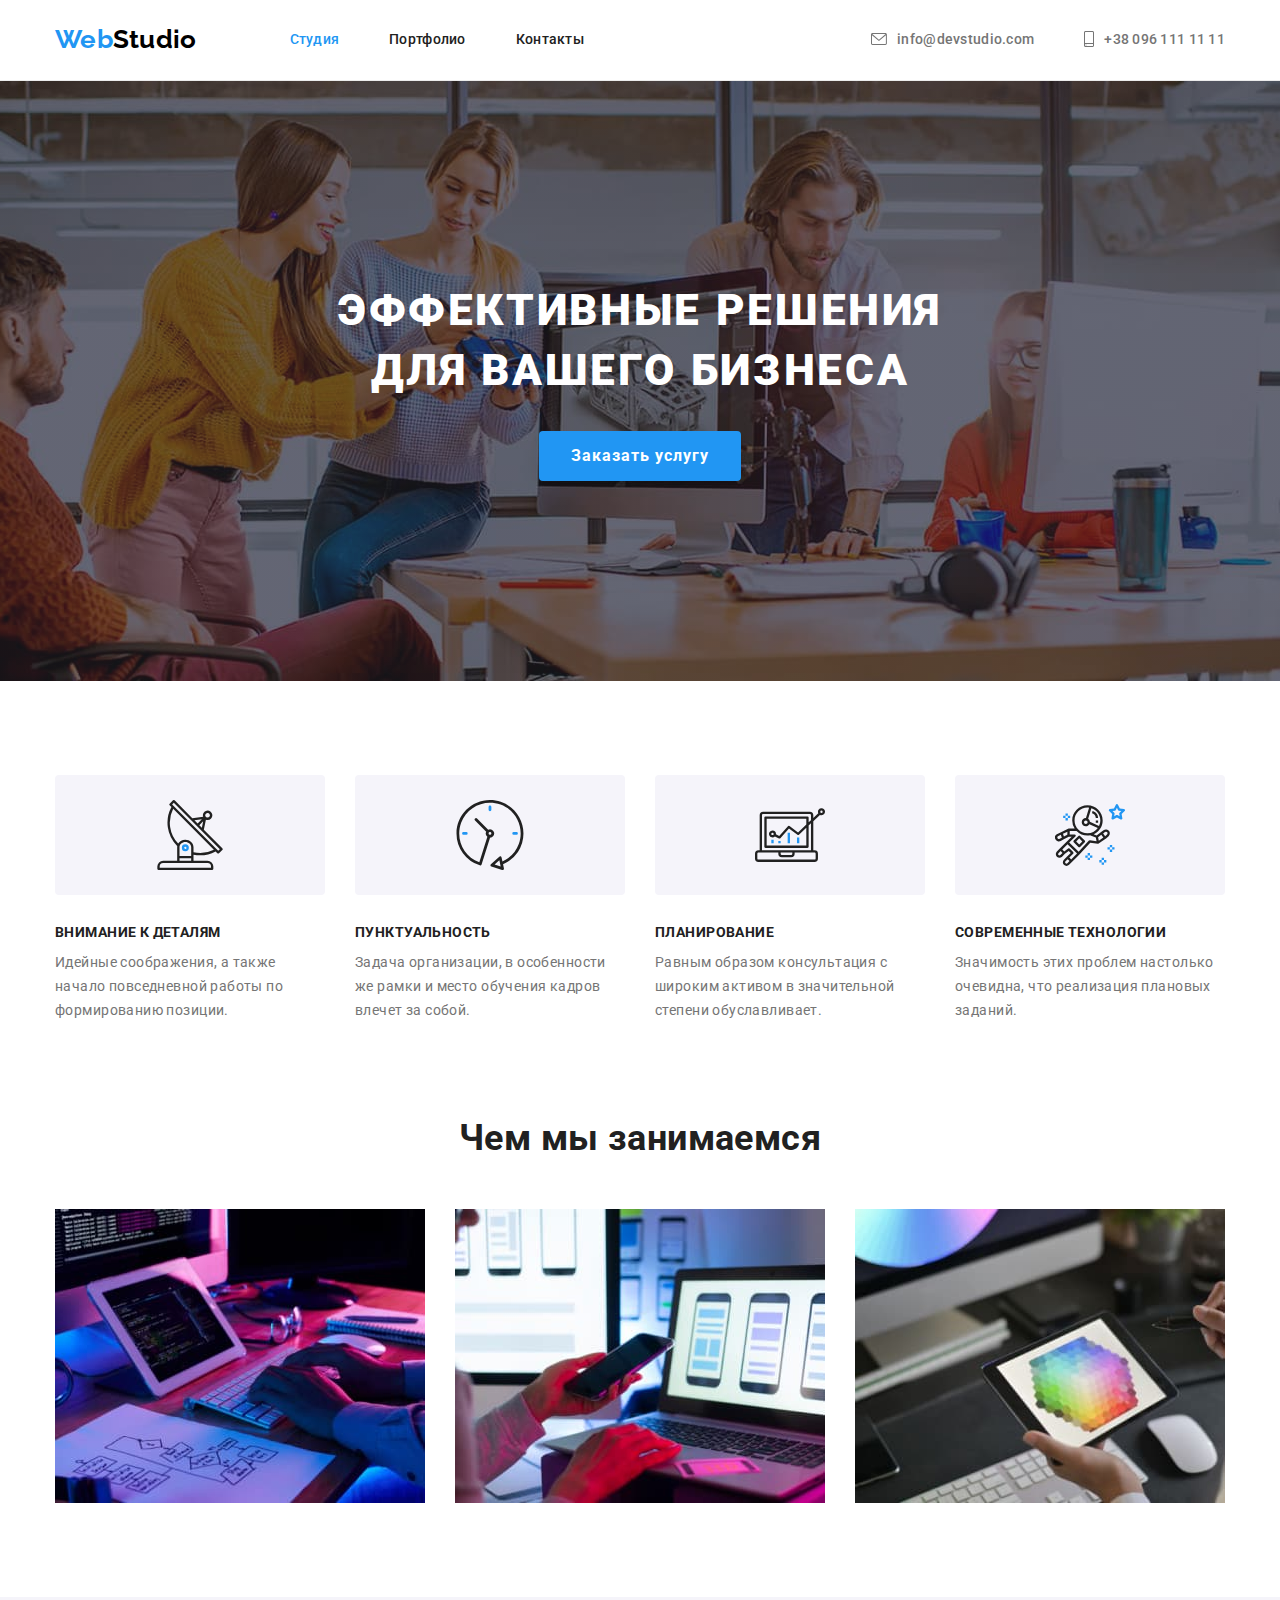
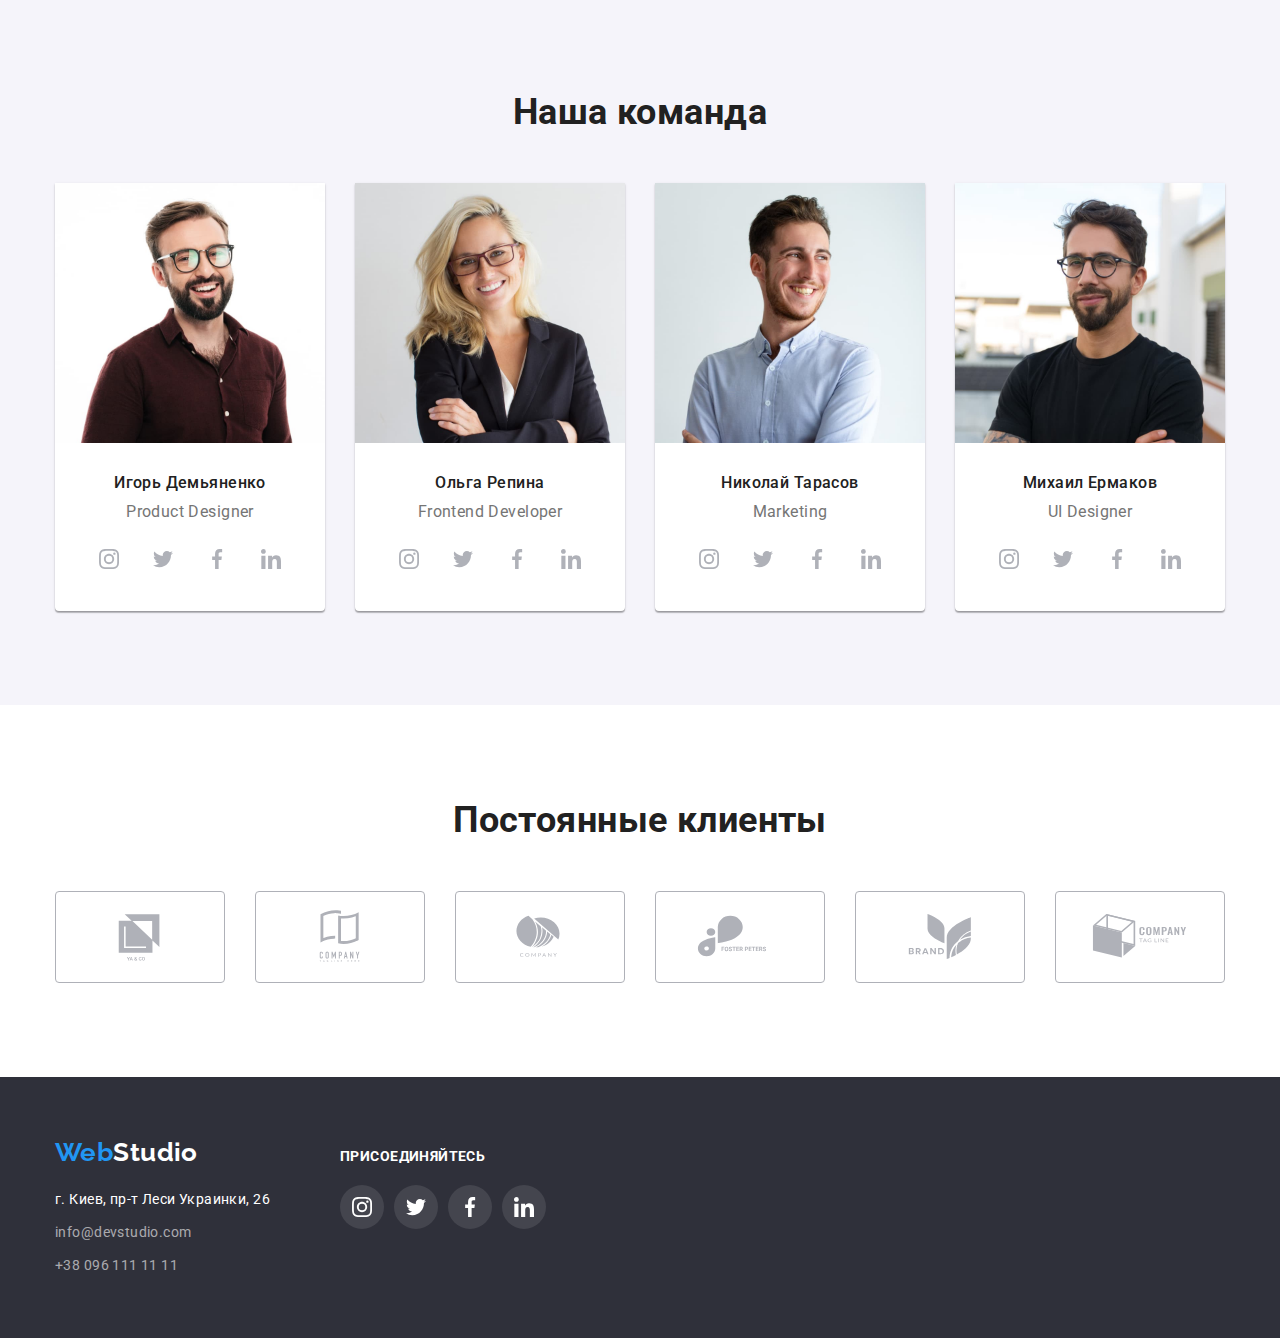
<file: index.html>
<!DOCTYPE html>
<html lang="ru">
  <head>
    <meta charset="UTF-8" />
    <meta http-equiv="X-UA-Compatible" content="IE=edge" />
    <meta name="viewport" content="width=device-width, initial-scale=1.0" />
    <title lang="en">WebStudio</title>
    <link rel="preconnect" href="https://fonts.googleapis.com" />
    <link rel="preconnect" href="https://fonts.gstatic.com" crossorigin />
    <link
      href="https://fonts.googleapis.com/css2?family=Raleway:wght@700&family=Roboto:wght@400;500;700;900&display=swap"
      rel="stylesheet"
    />
    <link
      rel="stylesheet"
      href="https://cdnjs.cloudflare.com/ajax/libs/modern-normalize/1.1.0/modern-normalize.min.css"
    />
    <link rel="stylesheet" href="./css/styles.css" />
  </head>

  <body>
    <header class="header">
      <div class="header-container container">
        <nav class="header-nav">
          <a class="header-logo link" href="./index.html" lang="en">
            <span class="accent">Web</span>Studio
          </a>
          <ul class="header-nav-list list">
            <li class="header-nav-item">
              <a class="link current" href="./index.html">Студия</a>
            </li>
            <li class="header-nav-item">
              <a class="link" href="./portfolio.html">Портфолио</a>
            </li>
            <li class="header-nav-item">
              <a class="link" href="">Контакты</a>
            </li>
          </ul>
        </nav>
        <ul class="contact list">
          <li class="contact-item">
            <a class="contact-link link" href="mailto:info@devstudio.com" aria-label="Email">
              <svg class="contact-icon" width="16" height="12">
                <use href="./images/icons.svg#icon-envelope"></use>
              </svg>
              info@devstudio.com</a
            >
          </li>
          <li class="contact-item">
            <a class="contact-link link" href="tel:+380961111111" aria-label="Phone">
              <svg class="contact-icon" width="10" height="16">
                <use href="./images/icons.svg#icon-smartphone"></use>
              </svg>
              +38 096 111 11 11</a
            >
          </li>
        </ul>
      </div>
    </header>
    <main>
      <!--Hero-->
      <section class="hero section">
        <div class="container">
          <h1 class="hero-title">Эффективные решения для вашего бизнеса</h1>
          <button class="hero-button" type="button">Заказать услугу</button>
        </div>
      </section>
      <!--features-->
      <section class="features section">
        <div class="container">
          <h2 class="visually-hidden">Особенности</h2>
          <ul class="features-list list card-set">
            <li class="features-list-item card-set-item">
              <div class="features-list-container">
                <svg class="features-icon" width="70" height="70">
                  <use href="./images/icons.svg#icon-antenna"></use>
                </svg>
              </div>
              <h3 class="features-list-title">Внимание к деталям</h3>
              <p class="features-list-text">
                Идейные соображения, а также начало повседневной работы по формированию позиции.
              </p>
            </li>
            <li class="features-list-item card-set-item">
              <div class="features-list-container">
                <svg class="features-icon" width="70" height="70">
                  <use href="./images/icons.svg#icon-clock"></use>
                </svg>
              </div>
              <h3 class="features-list-title">Пунктуальность</h3>
              <p class="features-list-text">
                Задача организации, в особенности же рамки и место обучения кадров влечет за собой.
              </p>
            </li>
            <li class="features-list-item card-set-item">
              <div class="features-list-container">
                <svg class="features-icon" width="70" height="70">
                  <use href="./images/icons.svg#icon-diagram"></use>
                </svg>
              </div>
              <h3 class="features-list-title">Планирование</h3>
              <p class="features-list-text">
                Равным образом консультация с широким активом в значительной степени обуславливает.
              </p>
            </li>
            <li class="features-list-item card-set-item">
              <div class="features-list-container">
                <svg class="features-icon" width="70" height="70">
                  <use href="./images/icons.svg#icon-astronaut"></use>
                </svg>
              </div>
              <h3 class="features-list-title">Современные технологии</h3>
              <p class="features-list-text">
                Значимость этих проблем настолько очевидна, что реализация плановых заданий.
              </p>
            </li>
          </ul>
        </div>
      </section>
      <!--Чем мы занимаемся works -->
      <section class="works section">
        <div class="container">
          <h2 class="works-title">Чем мы занимаемся</h2>
          <ul class="works-list list">
            <li class="works-list-item">
              <img src="./images/img1.jpg" alt="Desctop App" width="370" height="294" />
            </li>
            <li class="works-list-item">
              <img src="./images/img2.jpg" alt="Mobile App" width="370" height="294" />
            </li>
            <li class="works-list-item">
              <img src="./images/img3.jpg" alt="Design" width="370" height="294" />
            </li>
          </ul>
        </div>
      </section>
      <!--Team-->
      <section class="team section">
        <div class="container">
          <h2 class="team-title">Наша команда</h2>
          <ul class="team-list card-set list">
            <li class="team-list-item card-set-item">
              <img
                class="team-list-img"
                src="./images/img4.jpg"
                alt="Игорь Демьяненко"
                width="270"
                height="260"
              />
              <div class="team-list-block">
                <h3 class="team-list-title">Игорь Демьяненко</h3>
                <p class="team-list-text" lang="en">Product Designer</p>
                <ul class="social-list list">
                  <li class="social-item">
                    <a href="" class="social-link link" aria-label="Instagram">
                      <svg class="social-icon" width="20" height="20">
                        <use href="./images/icons.svg#icon-instagram"></use>
                      </svg>
                    </a>
                  </li>
                  <li class="social-item">
                    <a href="" class="social-link link" aria-label="Twitter">
                      <svg class="social-icon" width="20" height="20">
                        <use href="./images/icons.svg#icon-twitter"></use>
                      </svg>
                    </a>
                  </li>
                  <li class="social-item">
                    <a href="" class="social-link link" aria-label="Facebook">
                      <svg class="social-icon" width="20" height="20">
                        <use href="./images/icons.svg#icon-facebook"></use>
                      </svg>
                    </a>
                  </li>
                  <li class="social-item">
                    <a href="" class="social-link link" aria-label="LinkedIn">
                      <svg class="social-icon" width="20" height="20">
                        <use href="./images/icons.svg#icon-linkedin"></use>
                      </svg>
                    </a>
                  </li>
                </ul>
              </div>
            </li>
            <li class="team-list-item card-set-item">
              <img
                class="team-list-img"
                src="./images/img5.jpg"
                alt="Ольга Репина"
                width="270"
                height="260"
              />
              <div class="team-list-block">
                <h3 class="team-list-title">Ольга Репина</h3>
                <p class="team-list-text" lang="en">Frontend Developer</p>
                <ul class="social-list list">
                  <li class="social-item">
                    <a href="" class="social-link link" aria-label="Instagram">
                      <svg class="social-icon" width="20" height="20">
                        <use href="./images/icons.svg#icon-instagram"></use>
                      </svg>
                    </a>
                  </li>
                  <li class="social-item">
                    <a href="" class="social-link link" aria-label="Twitter">
                      <svg class="social-icon" width="20" height="20">
                        <use href="./images/icons.svg#icon-twitter"></use>
                      </svg>
                    </a>
                  </li>
                  <li class="social-item">
                    <a href="" class="social-link link" aria-label="Facebook">
                      <svg class="social-icon" width="20" height="20">
                        <use href="./images/icons.svg#icon-facebook"></use>
                      </svg>
                    </a>
                  </li>
                  <li class="social-item">
                    <a href="" class="social-link link" aria-label="LinkedIn">
                      <svg class="social-icon" width="20" height="20">
                        <use href="./images/icons.svg#icon-linkedin"></use>
                      </svg>
                    </a>
                  </li>
                </ul>
              </div>
            </li>
            <li class="team-list-item card-set-item">
              <img
                class="team-list-img"
                src="./images/img6.jpg"
                alt="Николай Тарасов"
                width="270"
                height="260"
              />
              <div class="team-list-block">
                <h3 class="team-list-title">Николай Тарасов</h3>
                <p class="team-list-text" lang="en">Marketing</p>
                <ul class="social-list list">
                  <li class="social-item">
                    <a href="" class="social-link link" aria-label="Instagram">
                      <svg class="social-icon" width="20" height="20">
                        <use href="./images/icons.svg#icon-instagram"></use>
                      </svg>
                    </a>
                  </li>
                  <li class="social-item">
                    <a href="" class="social-link link" aria-label="Twitter">
                      <svg class="social-icon" width="20" height="20">
                        <use href="./images/icons.svg#icon-twitter"></use>
                      </svg>
                    </a>
                  </li>
                  <li class="social-item">
                    <a href="" class="social-link link" aria-label="Facebook">
                      <svg class="social-icon" width="20" height="20">
                        <use href="./images/icons.svg#icon-facebook"></use>
                      </svg>
                    </a>
                  </li>
                  <li class="social-item">
                    <a href="" class="social-link link" aria-label="LinkedIn">
                      <svg class="social-icon" width="20" height="20">
                        <use href="./images/icons.svg#icon-linkedin"></use>
                      </svg>
                    </a>
                  </li>
                </ul>
              </div>
            </li>
            <li class="team-list-item card-set-item">
              <img
                class="team-list-img"
                src="./images/img7.jpg"
                alt="Михаил Ермаков"
                width="270"
                height="260"
              />
              <div class="team-list-block">
                <h3 class="team-list-title">Михаил Ермаков</h3>
                <p class="team-list-text" lang="en">UI Designer</p>
                <ul class="social-list list">
                  <li class="social-item">
                    <a href="" class="social-link link" aria-label="Instagram">
                      <svg class="social-icon" width="20" height="20">
                        <use href="./images/icons.svg#icon-instagram"></use>
                      </svg>
                    </a>
                  </li>
                  <li class="social-item">
                    <a href="" class="social-link link" aria-label="Twitter">
                      <svg class="social-icon" width="20" height="20">
                        <use href="./images/icons.svg#icon-twitter"></use>
                      </svg>
                    </a>
                  </li>
                  <li class="social-item">
                    <a href="" class="social-link link" aria-label="Facebook">
                      <svg class="social-icon" width="20" height="20">
                        <use href="./images/icons.svg#icon-facebook"></use>
                      </svg>
                    </a>
                  </li>
                  <li class="social-item">
                    <a href="" class="social-link link" aria-label="LinkedIn">
                      <svg class="social-icon" width="20" height="20">
                        <use href="./images/icons.svg#icon-linkedin"></use>
                      </svg>
                    </a>
                  </li>
                </ul>
              </div>
            </li>
          </ul>
        </div>
      </section>
      <!-- Clients -->
      <section class="clients section">
        <div class="container">
          <h2 class="clients-title">Постоянные клиенты</h2>
          <ul class="clients-list card-set list">
            <li class="clients-item card-set-item">
              <a href="" class="clients-link link" aria-label="Client1">
                <svg class="clients-icon" width="106" height="60">
                  <use href="./images/icons.svg#icon-logo1"></use>
                </svg>
              </a>
            </li>
            <li class="clients-item card-set-item">
              <a href="" class="clients-link link" aria-label="Client2">
                <svg class="clients-icon" width="106" height="60">
                  <use href="./images/icons.svg#icon-logo2"></use>
                </svg>
              </a>
            </li>
            <li class="clients-item card-set-item">
              <a href="" class="clients-link link" aria-label="Client3">
                <svg class="clients-icon" width="106" height="60">
                  <use href="./images/icons.svg#icon-logo3"></use>
                </svg>
              </a>
            </li>
            <li class="clients-item card-set-item">
              <a href="" class="clients-link link" aria-label="Client4">
                <svg class="clients-icon" width="106" height="60">
                  <use href="./images/icons.svg#icon-logo4"></use>
                </svg>
              </a>
            </li>
            <li class="clients-item card-set-item">
              <a href="" class="clients-link link" aria-label="Client5">
                <svg class="clients-icon" width="106" height="60">
                  <use href="./images/icons.svg#icon-logo5"></use>
                </svg>
              </a>
            </li>
            <li class="clients-item card-set-item">
              <a href="" class="clients-link link" aria-label="Client6">
                <svg class="clients-icon" width="106" height="60">
                  <use href="./images/icons.svg#icon-logo6"></use>
                </svg>
              </a>
            </li>
          </ul>
        </div>
      </section>
    </main>
    <footer class="footer-section">
      <div class="footer container">
        <div class="footer-contact-container">
          <a class="footer-logo link" href="./index.html" lang="en"
            ><span class="accent">Web</span>Studio</a
          >
          <address class="footer-contact">
            <ul class="footer-contact-list list">
              <li class="footer-contact-item">
                <a
                  class="adress link"
                  href="https://goo.gl/maps/uBSWTAJxnbtAAQ7v7"
                  target="_blank"
                  rel="noreferrer noopener nofollow"
                  >г. Киев, пр-т Леси Украинки, 26</a
                >
              </li>
              <li class="footer-contact-item">
                <a class="footer-contact-link link" href="mailto:info@devstudio.com"
                  >info@devstudio.com</a
                >
              </li>
              <li class="footer-contact-item">
                <a class="footer-contact-link link" href="tel:+380961111111">+38 096 111 11 11</a>
              </li>
            </ul>
          </address>
        </div>
        <div class="footer-social-container">
          <p class="footer-social-title">присоединяйтесь</p>
          <ul class="footer-social-list list">
            <li class="footer-social-item">
              <a href="" class="footer-social-link link" aria-label="Instagram">
                <svg class="footer-social-icon" width="20" height="20">
                  <use href="./images/icons.svg#icon-instagram"></use>
                </svg>
              </a>
            </li>
            <li class="footer-social-item">
              <a href="" class="footer-social-link link" aria-label="Twitter">
                <svg class="footer-social-icon" width="20" height="20">
                  <use href="./images/icons.svg#icon-twitter"></use>
                </svg>
              </a>
            </li>
            <li class="footer-social-item">
              <a href="" class="footer-social-link link" aria-label="Facebook">
                <svg class="footer-social-icon" width="20" height="20">
                  <use href="./images/icons.svg#icon-facebook"></use>
                </svg>
              </a>
            </li>
            <li class="footer-social-item">
              <a href="" class="footer-social-link link" aria-label="LinkedIn">
                <svg class="footer-social-icon" width="20" height="20">
                  <use href="./images/icons.svg#icon-linkedin"></use>
                </svg>
              </a>
            </li>
          </ul>
        </div>
      </div>
    </footer>
  </body>
</html>
</file>
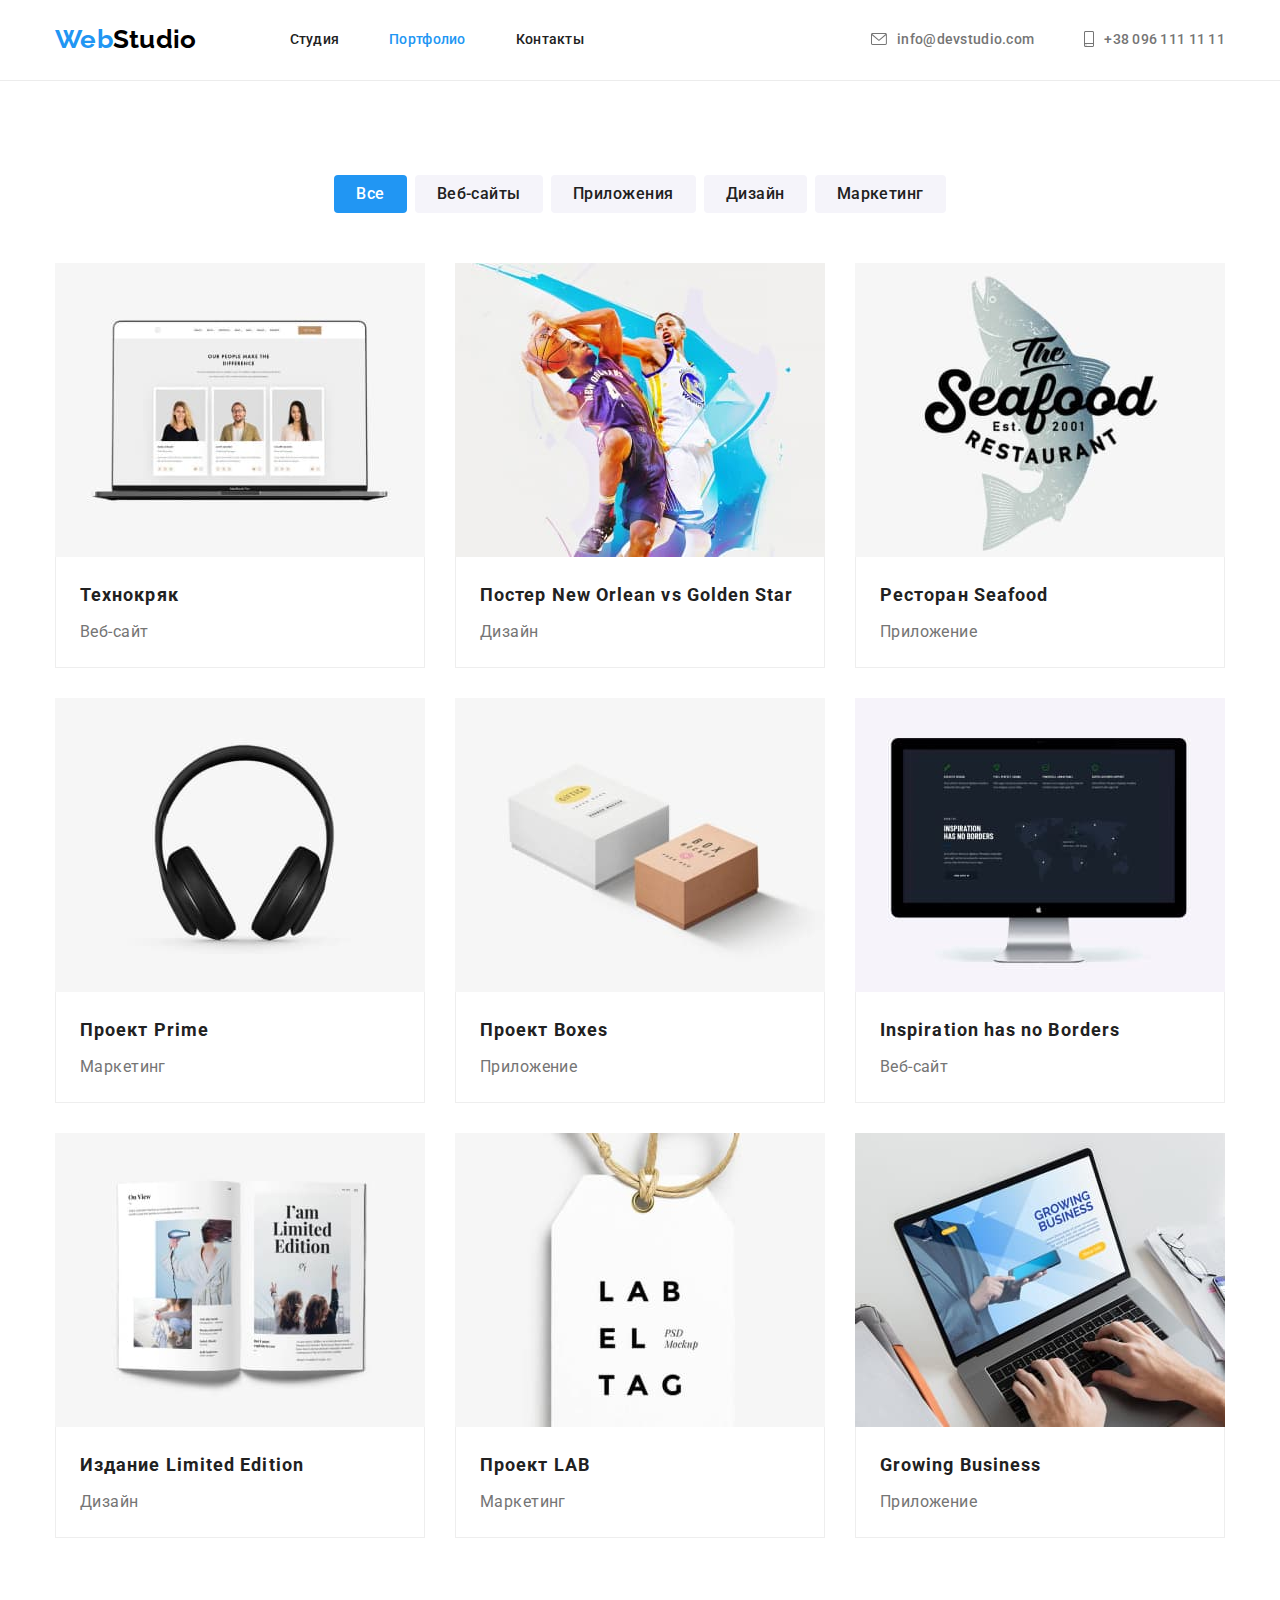
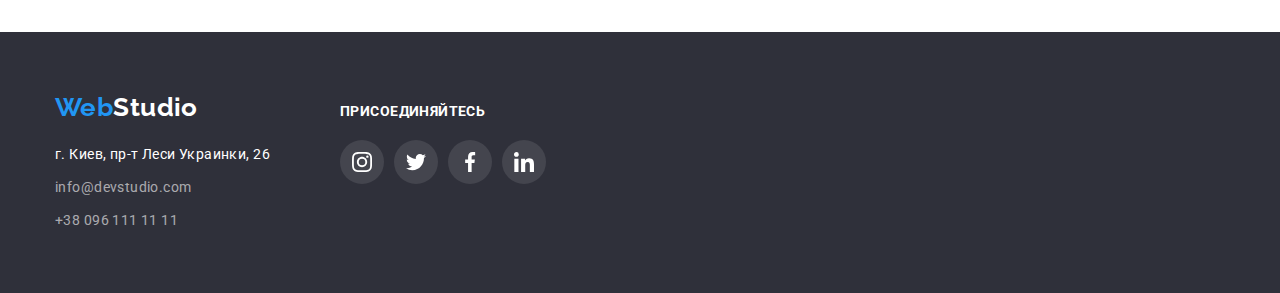
<file: portfolio.html>
<!DOCTYPE html>
<html lang="ru">
  <head>
    <meta charset="UTF-8" />
    <meta http-equiv="X-UA-Compatible" content="IE=edge" />
    <meta name="viewport" content="width=device-width, initial-scale=1.0" />
    <title>Портфоліо</title>
    <link rel="preconnect" href="https://fonts.googleapis.com" />
    <link rel="preconnect" href="https://fonts.gstatic.com" crossorigin />
    <link
      href="https://fonts.googleapis.com/css2?family=Raleway:wght@700&family=Roboto:wght@400;500;700;900&display=swap"
      rel="stylesheet"
    />
    <link
      rel="stylesheet"
      href="https://cdnjs.cloudflare.com/ajax/libs/modern-normalize/1.1.0/modern-normalize.min.css"
    />
    <link rel="stylesheet" href="./css/styles.css" />
  </head>
  <body>
    <header class="header">
      <div class="header-container container">
        <nav class="header-nav">
          <a class="header-logo link" href="./index.html" lang="en">
            <span class="accent">Web</span>Studio
          </a>
          <ul class="header-nav-list list">
            <li class="header-nav-item">
              <a class="link" href="./index.html">Студия</a>
            </li>
            <li class="header-nav-item">
              <a class="link current" href="./portfolio.html">Портфолио</a>
            </li>
            <li class="header-nav-item">
              <a class="link" href="">Контакты</a>
            </li>
          </ul>
        </nav>
        <ul class="contact list">
          <li class="contact-item">
            <a class="contact-link link" href="mailto:info@devstudio.com">
              <svg class="contact-icon" width="16" height="12">
                <use href="./images/icons.svg#icon-envelope"></use>
              </svg>
              info@devstudio.com</a
            >
          </li>
          <li class="contact-item">
            <a class="contact-link link" href="tel:+380961111111">
              <svg class="contact-icon" width="10" height="16">
                <use href="./images/icons.svg#icon-smartphone"></use>
              </svg>
              +38 096 111 11 11</a
            >
          </li>
        </ul>
      </div>
    </header>
    <main>
      <!-- Portfolio -->
      <section class="portfolio section">
        <div class="container">
          <h1 class="visually-hidden">Portfolio</h1>
          <ul class="portfolio-filter list">
            <li class="portfolio-filter-item">
              <button class="portfolio-filter-btn current" type="button">Все</button>
            </li>
            <li class="portfolio-filter-item">
              <button class="portfolio-filter-btn" type="button">Веб-сайты</button>
            </li>
            <li class="portfolio-filter-item">
              <button class="portfolio-filter-btn" type="button">Приложения</button>
            </li>
            <li class="portfolio-filter-item">
              <button class="portfolio-filter-btn" type="button">Дизайн</button>
            </li>
            <li class="portfolio-filter-item">
              <button class="portfolio-filter-btn" type="button">Маркетинг</button>
            </li>
          </ul>
          <!-- Examples -->
          <ul class="examples card-set list">
            <li class="examples-item card-set-item">
              <a class="examples-link link" href="">
                <img src="./images/portfolio1.jpg" alt="" width="370" height="294" />
                <div class="examples-container">
                  <h2 class="examples-title">Технокряк</h2>
                  <p class="examples-text">Веб-сайт</p>
                </div>
              </a>
            </li>
            <li class="examples-item card-set-item">
              <a class="examples-link link" href="">
                <img src="./images/portfolio2.jpg" alt="" width="370" height="294" />
                <div class="examples-container">
                  <h2 class="examples-title">
                    Постер <span lang="en">New Orlean vs Golden Star</span>
                  </h2>
                  <p class="examples-text">Дизайн</p>
                </div>
              </a>
            </li>
            <li class="examples-item card-set-item">
              <a class="examples-link link" href="">
                <img src="./images/portfolio3.jpg" alt="" width="370" height="294" />
                <div class="examples-container">
                  <h2 class="examples-title">Ресторан <span lang="en">Seafood</span></h2>
                  <p class="examples-text">Приложение</p>
                </div>
              </a>
            </li>
            <li class="examples-item card-set-item">
              <a class="examples-link link" href="">
                <img src="./images/portfolio4.jpg" alt="" width="370" height="294" />
                <div class="examples-container">
                  <h2 class="examples-title">Проект <span lang="en"></span>Prime</h2>
                  <p class="examples-text">Маркетинг</p>
                </div>
              </a>
            </li>
            <li class="examples-item card-set-item">
              <a class="examples-link link" href="">
                <img src="./images/portfolio5.jpg" alt="" width="370" height="294" />
                <div class="examples-container">
                  <h2 class="examples-title">Проект <span lang="en">Boxes</span></h2>
                  <p class="examples-text">Приложение</p>
                </div>
              </a>
            </li>
            <li class="examples-item card-set-item">
              <a class="examples-link link" href="">
                <img src="./images/portfolio6.jpg" alt="" width="370" height="294" />
                <div class="examples-container">
                  <h2 class="examples-title"><span lang="en">Inspiration has no Borders</span></h2>
                  <p class="examples-text">Веб-сайт</p>
                </div>
              </a>
            </li>
            <li class="examples-item card-set-item">
              <a class="examples-link link" href="">
                <img src="./images/portfolio7.jpg" alt="" width="370" height="294" />
                <div class="examples-container">
                  <h2 class="examples-title">Издание <span lang="en">Limited Edition</span></h2>
                  <p class="examples-text">Дизайн</p>
                </div>
              </a>
            </li>
            <li class="examples-item card-set-item">
              <a class="examples-link link" href="">
                <img src="./images/portfolio8.jpg" alt="" width="370" height="294" />
                <div class="examples-container">
                  <h2 class="examples-title">Проект <span lang="en">LAB</span></h2>
                  <p class="examples-text">Маркетинг</p>
                </div>
              </a>
            </li>
            <li class="examples-item card-set-item">
              <a class="examples-link link" href="">
                <img src="./images/portfolio9.jpg" alt="" width="370" height="294" />
                <div class="examples-container">
                  <h2 class="examples-title"><span lang="en">Growing Business</span></h2>
                  <p class="examples-text">Приложение</p>
                </div>
              </a>
            </li>
          </ul>
        </div>
      </section>
    </main>
    <footer class="footer-section">
      <div class="footer container">
        <div class="footer-contact-container">
          <a class="footer-logo link" href="./index.html" lang="en"
            ><span class="accent">Web</span>Studio</a
          >
          <address class="footer-contact">
            <ul class="footer-contact-list list">
              <li class="footer-contact-item">
                <a
                  class="adress link"
                  href="https://goo.gl/maps/uBSWTAJxnbtAAQ7v7"
                  target="_blank"
                  rel="noreferrer noopener nofollow"
                  >г. Киев, пр-т Леси Украинки, 26</a
                >
              </li>
              <li class="footer-contact-item">
                <a class="footer-contact-link link" href="mailto:info@devstudio.com"
                  >info@devstudio.com</a
                >
              </li>
              <li class="footer-contact-item">
                <a class="footer-contact-link link" href="tel:+380961111111">+38 096 111 11 11</a>
              </li>
            </ul>
          </address>
        </div>
        <div class="footer-social-container">
          <p class="footer-social-title">присоединяйтесь</p>
          <ul class="footer-social-list list">
            <li class="footer-social-item">
              <a href="" class="footer-social-link link" aria-label="Instagram">
                <svg class="footer-social-icon" width="20" height="20">
                  <use href="./images/icons.svg#icon-instagram"></use>
                </svg>
              </a>
            </li>
            <li class="footer-social-item">
              <a href="" class="footer-social-link link" aria-label="Twitter">
                <svg class="footer-social-icon" width="20" height="20">
                  <use href="./images/icons.svg#icon-twitter"></use>
                </svg>
              </a>
            </li>
            <li class="footer-social-item">
              <a href="" class="footer-social-link link" aria-label="Facebook">
                <svg class="footer-social-icon" width="20" height="20">
                  <use href="./images/icons.svg#icon-facebook"></use>
                </svg>
              </a>
            </li>
            <li class="footer-social-item">
              <a href="" class="footer-social-link link" aria-label="LinkedIn">
                <svg class="footer-social-icon" width="20" height="20">
                  <use href="./images/icons.svg#icon-linkedin"></use>
                </svg>
              </a>
            </li>
          </ul>
        </div>
      </div>
    </footer>
  </body>
</html>
</file>
<file: css/styles.css>
/* 
  основной цвет текста #757575
  вторичный цвет текста/заголовки #212121
  акцент #2196F3
  цвет логотип #000000
  цвет футер/адрес физический/h1/button #ffffff
  цвет фона dark #2F303A
  цвет фона section #F5F4FA
  цвет мейл+телефон футер rgba(255, 255, 255, 0.6);
*/
/* 
  шрифт логотипа Raleway 700
  основной шрифт Roboto 400(вторичный текст) 500/ 700/ 900(h1)
*/
:root {
  --primary-text-color: #757575;
  --primary-logo-color: #000000;
  --primary-white-color: #ffffff;
  --title-text-color: #212121;
  --accent-color: #2196f3;
  --background-color-footer: #2f303a;
  --background-color-secondary: #f5f4fa;
  --background-color-hero: rgba(47, 48, 58, 0.4);
  --color-text-footer: rgba(255, 255, 255, 0.6);
  --background-footer-social-color: rgba(255, 255, 255, 0.1);
  --btn-hover-color: #188ce8;
  --border-bottom-header-color: #ececec;
  --border-portf-color: #eeeeee;
  --icon-main-color: #afb1b8;
  --items: 3;
  --indent: 30px;
}

h1,
h2,
h3,
p,
ul {
  margin: 0;
  padding: 0;
}

img {
  display: block;
  max-width: 100%;
  height: auto;
}

body {
  color: var(--primary-text-color);
  background-color: var(--primary-white-color);
  font-family: 'Roboto', sans-serif;
  font-size: 14px;
  letter-spacing: 0.03em;
}

.list {
  padding: 0;
  margin: 0;
  list-style: none;
}

.link {
  text-decoration: none;
}

.container {
  width: 1200px;
  margin-left: auto;
  margin-right: auto;
  padding-left: 15px;
  padding-right: 15px;

  /* outline: 2px solid tomato; */
}

.visually-hidden {
  position: absolute;
  width: 1px;
  height: 1px;
  margin: -1px;
  border: 0;
  padding: 0;
  white-space: nowrap;
  clip-path: inset(100%);
  clip: rect(0 0 0 0);
  overflow: hidden;
}

.section {
  padding-top: 94px;
  padding-bottom: 94px;
}

/**
  |============================
  | сітка із застосуванням flex-box
  |============================
*/
.card-set {
  display: flex;
  flex-wrap: wrap;
  margin: calc(-1 * var(--indent) / 2);
}

.card-set-item {
  flex-basis: calc((100% - var(--indent) * var(--items)) / var(--items));
  margin: calc(var(--indent) / 2);
}

/* HEADER */
.header {
  display: flex;
  align-items: center;
  padding-top: 24px;
  padding-bottom: 25px;
  border-bottom: 1px solid var(--border-bottom-header-color);
}

.header-container {
  display: flex;
  align-items: center;
}

.header-nav {
  display: flex;
  font-weight: 500;
  letter-spacing: 0.02em;
}

.header-logo {
  margin-right: 93px;
  font-family: 'Raleway', sans-serif;
  font-weight: 700;
  font-size: 26px;
  line-height: 1.19;
  color: var(--primary-logo-color);
}

.header-logo .accent {
  color: var(--accent-color);
}

.header-nav-list {
  display: flex;
  align-items: center;
}
.header-nav-list .link {
  color: var(--title-text-color);
}

.header-nav-list .link:hover,
.header-nav-list .link:focus {
  color: var(--accent-color);
}

.header-nav-list .link.current {
  color: var(--accent-color);
}

.header-nav-item:not(:last-child) {
  margin-right: 50px;
}

.contact {
  display: flex;
  margin-left: auto;
}

.contact-item:not(:last-child) {
  margin-right: 50px;
}

.contact-link {
  display: flex;
  align-items: center;
  font-weight: 500;
  letter-spacing: 0.02em;
  color: var(--primary-text-color);
}

.contact-link:hover,
.contact-link:focus {
  color: var(--accent-color);
}

.contact-icon {
  fill: currentColor;
  margin-right: 10px;
}

/* HERO */
.hero {
  max-width: 1600px;
  height: 600px;
  margin-left: auto;
  margin-right: auto;
  padding: 200px 0;
  text-align: center;
  background-color: var(--background-color-footer);
  color: var(--primary-white-color);
  background-image: linear-gradient(rgba(47, 48, 58, 0.4), rgba(47, 48, 58, 0.4)),
    url('../images/hero-img.jpg');
  background-size: cover;
  background-repeat: no-repeat;
  background-position: center;
}

.hero-title {
  margin: 0 auto;
  margin-bottom: 30px;
  width: 696px;
  font-weight: 900;
  font-size: 44px;
  line-height: 1.36;
  letter-spacing: 0.06em;
  text-transform: uppercase;
}

.hero-button {
  display: inline-block;
  margin: 0 auto;
  padding: 10px 32px;
  align-items: center;
  font-family: 'Roboto';
  font-weight: 700;
  font-size: 16px;
  line-height: 1.88;
  text-align: center;
  letter-spacing: 0.06em;
  color: var(--primary-white-color);
  background-color: var(--accent-color);
  box-shadow: 0px 4px 4px rgba(0, 0, 0, 0.15);
  border: none;
  border-radius: 4px;
  cursor: pointer;
}

.hero-button:hover,
.hero-button:focus {
  background-color: var(--btn-hover-color);
}

/* FEATURES */
.features.section {
  padding-bottom: 0;
}

.features-list {
  --items: 4;
}

.features-list-item {
  display: block;
  flex-basis: 270px;
}

.features-list-container {
  height: 120px;
  margin-bottom: 30px;
  padding: 25px 100px;
  background-color: var(--background-color-secondary);
  border-radius: 4px;
}

.features-list-title {
  margin-bottom: 10px;
  font-weight: 700;
  font-size: 14px;
  line-height: 1.14;
  text-transform: uppercase;
  color: var(--title-text-color);
}

.features-list-text {
  line-height: 1.71;
}

/* WORKS */
.works-title {
  margin-bottom: 50px;
  font-weight: 700;
  font-size: 36px;
  line-height: 1.17;
  text-align: center;
  color: var(--title-text-color);
}

.works-list {
  display: flex;
}

.works-list-item:not(:last-child) {
  margin-right: 30px;
}

/* TEAM */
.team {
  background-color: var(--background-color-secondary);
}

.team-title {
  margin-bottom: 50px;
  font-weight: 700;
  font-size: 36px;
  line-height: 1.17;
  text-align: center;
  color: var(--title-text-color);
}

.team-list-item {
  --items: 4;

  background-color: var(--primary-white-color);
  box-shadow: 0px 1px 3px rgba(0, 0, 0, 0.12), 0px 1px 1px rgba(0, 0, 0, 0.14),
    0px 2px 1px rgba(0, 0, 0, 0.2);
  border-radius: 0px 0px 4px 4px;
}

.team-list-title {
  margin-bottom: 10px;
  color: var(--title-text-color);
  font-weight: 500;
}

.team-list-title,
.team-list-text {
  font-size: 16px;
  line-height: 1.19;
  text-align: center;
}

.team-list-text {
  margin-bottom: 16px;
}
.team-list-block {
  padding-top: 30px;
  padding-bottom: 30px;
}

/* Social links */
.social-container {
  margin-top: 16px;
}

.social-list {
  display: flex;
  align-items: center;
  justify-content: center;
}

.social-item:not(:last-child) {
  margin-right: 10px;
}

.social-link {
  display: flex;
  justify-content: center;
  align-items: center;
  width: 44px;
  height: 44px;
  color: var(--icon-main-color);
  border-radius: 50%;
}

.social-link:hover {
  background-color: var(--accent-color);
  color: var(--primary-white-color);
}

.social-icon {
  fill: currentColor;
}

/* CLIENTS */

.clients-title {
  margin-bottom: 50px;
  font-weight: 700;
  font-size: 36px;
  line-height: 1.17;
  text-align: center;
  color: var(--title-text-color);
}

.clients-item {
  --items: 6;
}

.clients-link {
  display: flex;
  align-items: center;
  justify-content: center;
  height: 92px;
  color: var(--icon-main-color);
  border: 1px solid var(--icon-main-color);
  border-radius: 4px;
}

.clients-link:hover {
  border-color: var(--accent-color);
  color: var(--accent-color);
}

.clients-icon {
  fill: currentColor;
}

/* FOOTER */
.footer-section {
  padding: 60px 0;
  background-color: var(--background-color-footer);
}
.footer {
  display: flex;
  align-items: baseline;
}

.footer-logo {
  display: inline-block;
  margin-bottom: 20px;
  font-family: 'Raleway', sans-serif;
  font-weight: 700;
  font-size: 26px;
  line-height: 1.19;
  color: var(--primary-white-color);
}

.footer-logo .accent {
  color: var(--accent-color);
}

.footer-contact-list {
  display: inline-block;
  padding-left: 0;
}

.footer-contact-item {
  margin-bottom: 9px;
}

.footer-contact-item:last-child {
  margin-bottom: 0;
}

.adress {
  color: var(--primary-white-color);
  line-height: 1.71;
  font-style: normal;
}

.adress:hover,
.adress:focus {
  color: var(--accent-color);
}

.footer-contact-link {
  color: var(--color-text-footer);
  line-height: 1.71;
  font-style: normal;
}

.footer-contact-link:hover,
.footer-contact-link:focus {
  color: var(--accent-color);
}

.footer-social-title {
  margin-bottom: 20px;
  font-weight: 700;
  line-height: 1.14;
  text-transform: uppercase;
  color: var(--primary-white-color);
}

.footer-contact-container {
  margin-right: 70px;
}

.footer-social-list {
  display: flex;
  justify-content: center;
}

.footer-social-item {
  background-color: var(--background-footer-social-color);
  border-radius: 50%;
}

.footer-social-item:not(:last-child) {
  margin-right: 10px;
}

.footer-social-link {
  display: flex;
  justify-content: center;
  align-items: center;
  width: 44px;
  height: 44px;
  color: var(--primary-white-color);
}

.footer-social-link:hover,
.footer-social-link:focus {
  background-color: var(--accent-color);
  border-radius: 50%;
}

.footer-social-icon {
  fill: currentColor;
}

/*---- Portfolio ----*/
/* Buttons */
.portfolio-filter {
  display: flex;
  justify-content: center;
  margin-bottom: 50px;
}

.portfolio-filter-btn {
  padding: 6px 22px;
  font-family: inherit;
  font-weight: 500;
  font-size: 16px;
  line-height: 1.62;
  letter-spacing: 0.03em;
  color: var(--title-text-color);
  background-color: var(--background-color-secondary);
  border: none;
  border-radius: 4px;
  cursor: pointer;
}

.portfolio-filter-item:not(:last-child) {
  margin-right: 8px;
}

.portfolio-filter .portfolio-filter-btn.current {
  color: var(--primary-white-color);
  background-color: var(--accent-color);
}

.portfolio-filter-btn:hover,
.portfolio-filter-btn:focus {
  color: var(--primary-white-color);
  background-color: var(--accent-color);
  box-shadow: 0px 3px 1px rgba(0, 0, 0, 0.1), 0px 1px 2px rgba(0, 0, 0, 0.08),
    0px 2px 2px rgba(0, 0, 0, 0.12);
}

/* Examples */

.examples-link {
  display: block;
}

.examples-link:hover,
.examples-link:focus {
  box-shadow: 0px 1px 1px rgba(0, 0, 0, 0.12), 0px 4px 4px rgba(0, 0, 0, 0.06),
    1px 4px 6px rgba(0, 0, 0, 0.16);
}

.examples-container {
  display: block;
  padding: 20px 24px;
  border: 1px solid var(--border-portf-color);
  border-top: none;
}

.examples-title {
  margin-bottom: 4px;
  font-weight: 700;
  font-size: 18px;
  line-height: 2;
  letter-spacing: 0.06em;
  color: var(--title-text-color);
}

.examples-text {
  font-size: 16px;
  line-height: 1.88;
  color: var(--primary-text-color);
}
</file>
